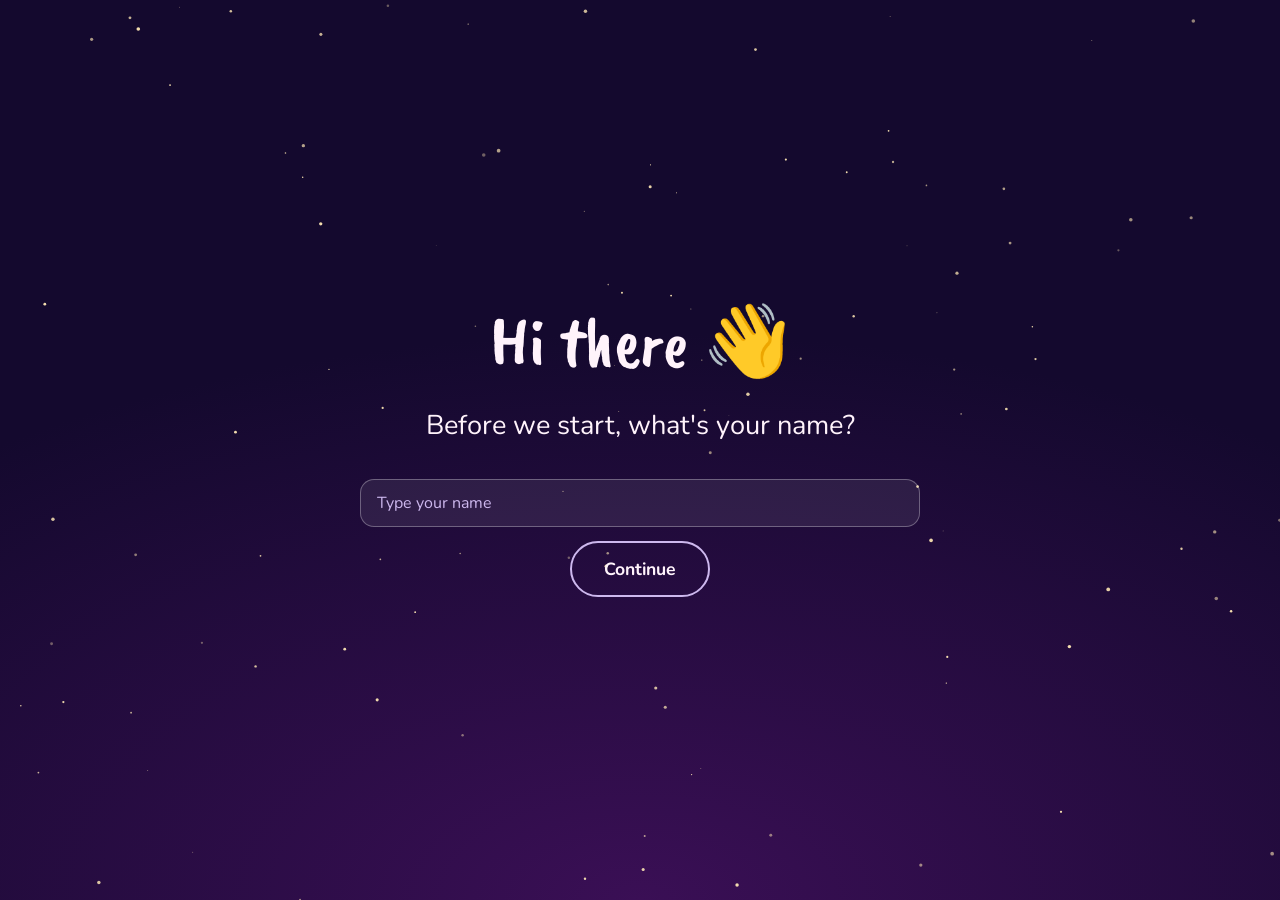
<file: index.html>
<!DOCTYPE html>
<html lang="en">
<head>
<meta charset="utf-8">
<meta name="viewport" content="width=device-width, initial-scale=1, viewport-fit=cover">
<title>I have something to tell you</title>
<link href="https://fonts.googleapis.com/css2?family=Caveat+Brush&family=Nunito:wght@500;700&display=swap" rel="stylesheet">
<link rel="stylesheet" href="style.css">
</head>
<body>
<canvas id="sky" aria-hidden="true"></canvas>
<canvas id="fx" aria-hidden="true"></canvas>
<main>
  <section class="stage hide" id="s0">
    <h1>Hi there 👋</h1>
    <p class="txt" style="min-height:0">Before we start, what's your name?</p>
    <input id="nm" placeholder="Type your name" autocomplete="given-name" maxlength="40">
    <button class="next" id="go">Continue</button>
  </section>

  <section class="stage" id="s1">
    <h1 id="t1"></h1>
    <p class="txt cur" id="tx"></p>
    <button class="next" id="nx">Tap to continue</button>
    <div class="dots" id="dots"></div>
  </section>

  <section class="stage hide" id="s2">
    <h1>So here's my question…</h1>
    <p class="txt" style="min-height:0">I've never been this nervous, and I've never meant anything more.</p>
    <h1 style="min-height:0;margin-bottom:6px">Will you be my girlfriend?</h1>
    <div class="btns"><button id="yes">Yes 💖</button><button id="no">No</button></div>
    <p class="note" id="note" aria-live="polite"></p>
  </section>

  <section class="stage hide" id="s3" aria-live="polite">
    <h1>You said yes! 💖</h1>
    <div class="card"><b id="thx">You just made my whole year.</b>Pick the place and the time. I'll bring the smile.</div>
    <p id="wa"></p>
  </section>
</main>

<script src="store.js"></script>
<script src="script.js"></script>
</body>
</html>
</file>
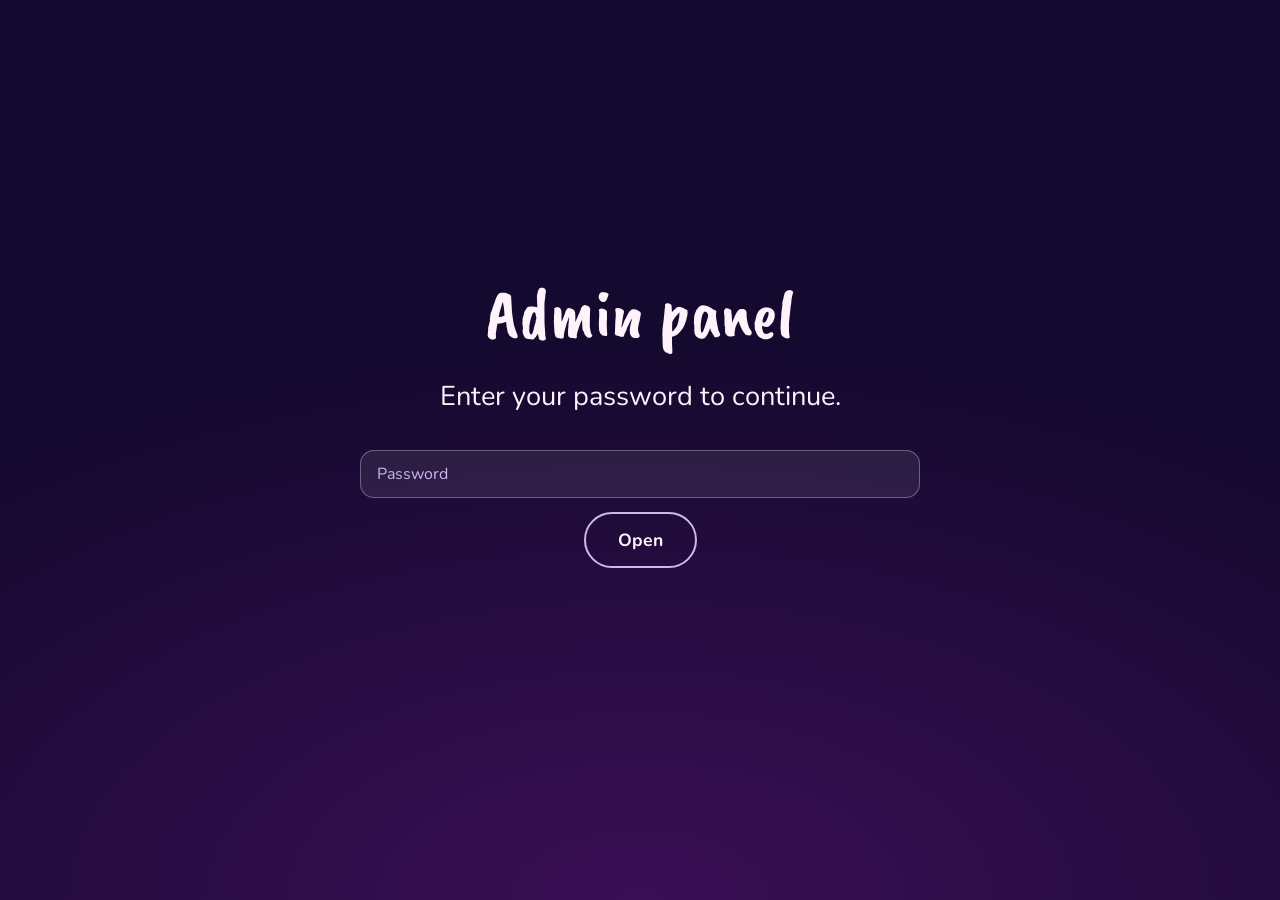
<file: admin.html>
<!DOCTYPE html>
<html lang="en">
<head>
<meta charset="utf-8">
<meta name="viewport" content="width=device-width, initial-scale=1, viewport-fit=cover">
<title>Admin panel</title>
<link href="https://fonts.googleapis.com/css2?family=Caveat+Brush&family=Nunito:wght@500;700&display=swap" rel="stylesheet">
<link rel="stylesheet" href="style.css">
</head>
<body style="overflow:auto">
<main>
  <section class="stage">
    <h1>Admin panel</h1>
    <div id="gate">
      <p class="txt" style="min-height:0">Enter your password to continue.</p>
      <input id="pw" type="password" placeholder="Password" autocomplete="off">
      <button class="next" id="login">Open</button>
      <p class="note" id="gerr"></p>
    </div>
    <div id="panel" class="hide">
      <div class="card" style="text-align:left;font-size:1rem"><b>Answers</b>
        <div id="st">Waiting for her…</div>
        <div id="cnt" class="note" style="margin-top:6px"></div>
        <p class="note" id="mode"></p>
        <ul id="log"></ul>
      </div>
      <button class="next" id="refresh">Refresh</button>
    </div>
  </section>
</main>
<script src="store.js"></script>
<script src="admin.js"></script>
</body>
</html>
</file>
<file: style.css>
:root{--bg:#14092e;--bg2:#3a0f55;--ink:#fff3fb;--soft:#cdb8ee;--rose:#ff5d8f;--gold:#ffd27a;--card:rgba(255,255,255,.1);
box-sizing:border-box;padding-top:env(safe-area-inset-top,0px);padding-bottom:env(safe-area-inset-bottom,0px);color-scheme:dark}
*,*::before,*::after{box-sizing:border-box}
html,body{height:100%;margin:0}
body{background:radial-gradient(120% 90% at 50% 100%,var(--bg2),var(--bg) 70%);color:var(--ink);font-family:'Nunito',system-ui,sans-serif;overflow:hidden}
canvas{position:fixed;inset:0;width:100%;height:100%;pointer-events:none}
#fx{z-index:6}
main{position:relative;z-index:2;height:100%;display:flex;align-items:center;justify-content:center;text-align:center;padding:24px}
.stage{max-width:560px;width:100%;transition:opacity .6s}
.out{opacity:0}
.hide{display:none}
h1{font-family:'Caveat Brush',cursive;font-weight:400;font-size:clamp(2.4rem,9vw,4.4rem);line-height:1.1;margin:0 0 18px;min-height:1.2em}
.txt{font-size:clamp(1.25rem,4.6vw,1.7rem);line-height:1.5;min-height:5.5em;margin:0 0 26px}
.cur::after{content:"|";margin-left:2px;animation:bl 1s steps(2) infinite;color:var(--gold)}
@keyframes bl{50%{opacity:0}}
.card{background:var(--card);border:1px solid rgba(255,255,255,.18);border-radius:24px;padding:26px 22px;backdrop-filter:blur(8px);margin-bottom:22px;font-size:1.3rem;line-height:1.5}
.card b{display:block;font-family:'Caveat Brush',cursive;font-weight:400;font-size:2rem;color:var(--gold);margin-bottom:6px}
button{font:inherit;font-weight:700;border:0;border-radius:999px;cursor:pointer;padding:14px 32px;font-size:1.1rem}
button:focus-visible{outline:3px solid var(--gold);outline-offset:3px}
.next{background:transparent;color:var(--ink);border:2px solid var(--soft)}
#yes{background:var(--rose);color:#2a0b1a;box-shadow:0 0 34px rgba(255,93,143,.6);transition:transform .25s;animation:pulse 1.8s ease-in-out infinite}
@keyframes pulse{50%{box-shadow:0 0 56px rgba(255,93,143,.95)}}
#no{background:rgba(255,255,255,.12);color:var(--ink);border:2px solid var(--soft);transition:left .25s,top .25s}
#no.run{position:fixed;z-index:7}
.btns{display:flex;gap:18px;justify-content:center;align-items:center;flex-wrap:wrap;min-height:110px}
.note{color:var(--soft);min-height:1.5em;margin-top:18px}
.dots{display:flex;gap:8px;justify-content:center;margin-top:26px}
.dots i{width:8px;height:8px;border-radius:50%;background:var(--soft);opacity:.35;transition:.3s}
.dots i.on{opacity:1;background:var(--gold);transform:scale(1.3)}
.heart{position:fixed;bottom:-40px;z-index:5;pointer-events:none;animation:up linear forwards}
@keyframes up{to{transform:translateY(-115vh) rotate(25deg);opacity:0}}
@media (prefers-reduced-motion:reduce){#yes{animation:none}.cur::after{animation:none}.heart{display:none}}
input{width:100%;font:inherit;padding:12px 16px;border-radius:14px;border:1px solid rgba(255,255,255,.3);background:rgba(255,255,255,.08);color:var(--ink);margin:6px 0 14px}
input::placeholder{color:var(--soft)}label{display:block;color:var(--soft);font-size:.95rem}
a.btn{display:inline-block;text-decoration:none;background:var(--rose);color:#2a0b1a;border-radius:999px;padding:14px 32px;font-weight:700;font-size:1.1rem}
ul{list-style:none;padding:0;margin:10px 0 0;font-size:.95rem;color:var(--soft);text-align:left}li{padding:4px 0}
#st{font-size:1.5rem;font-weight:700}
</file>
